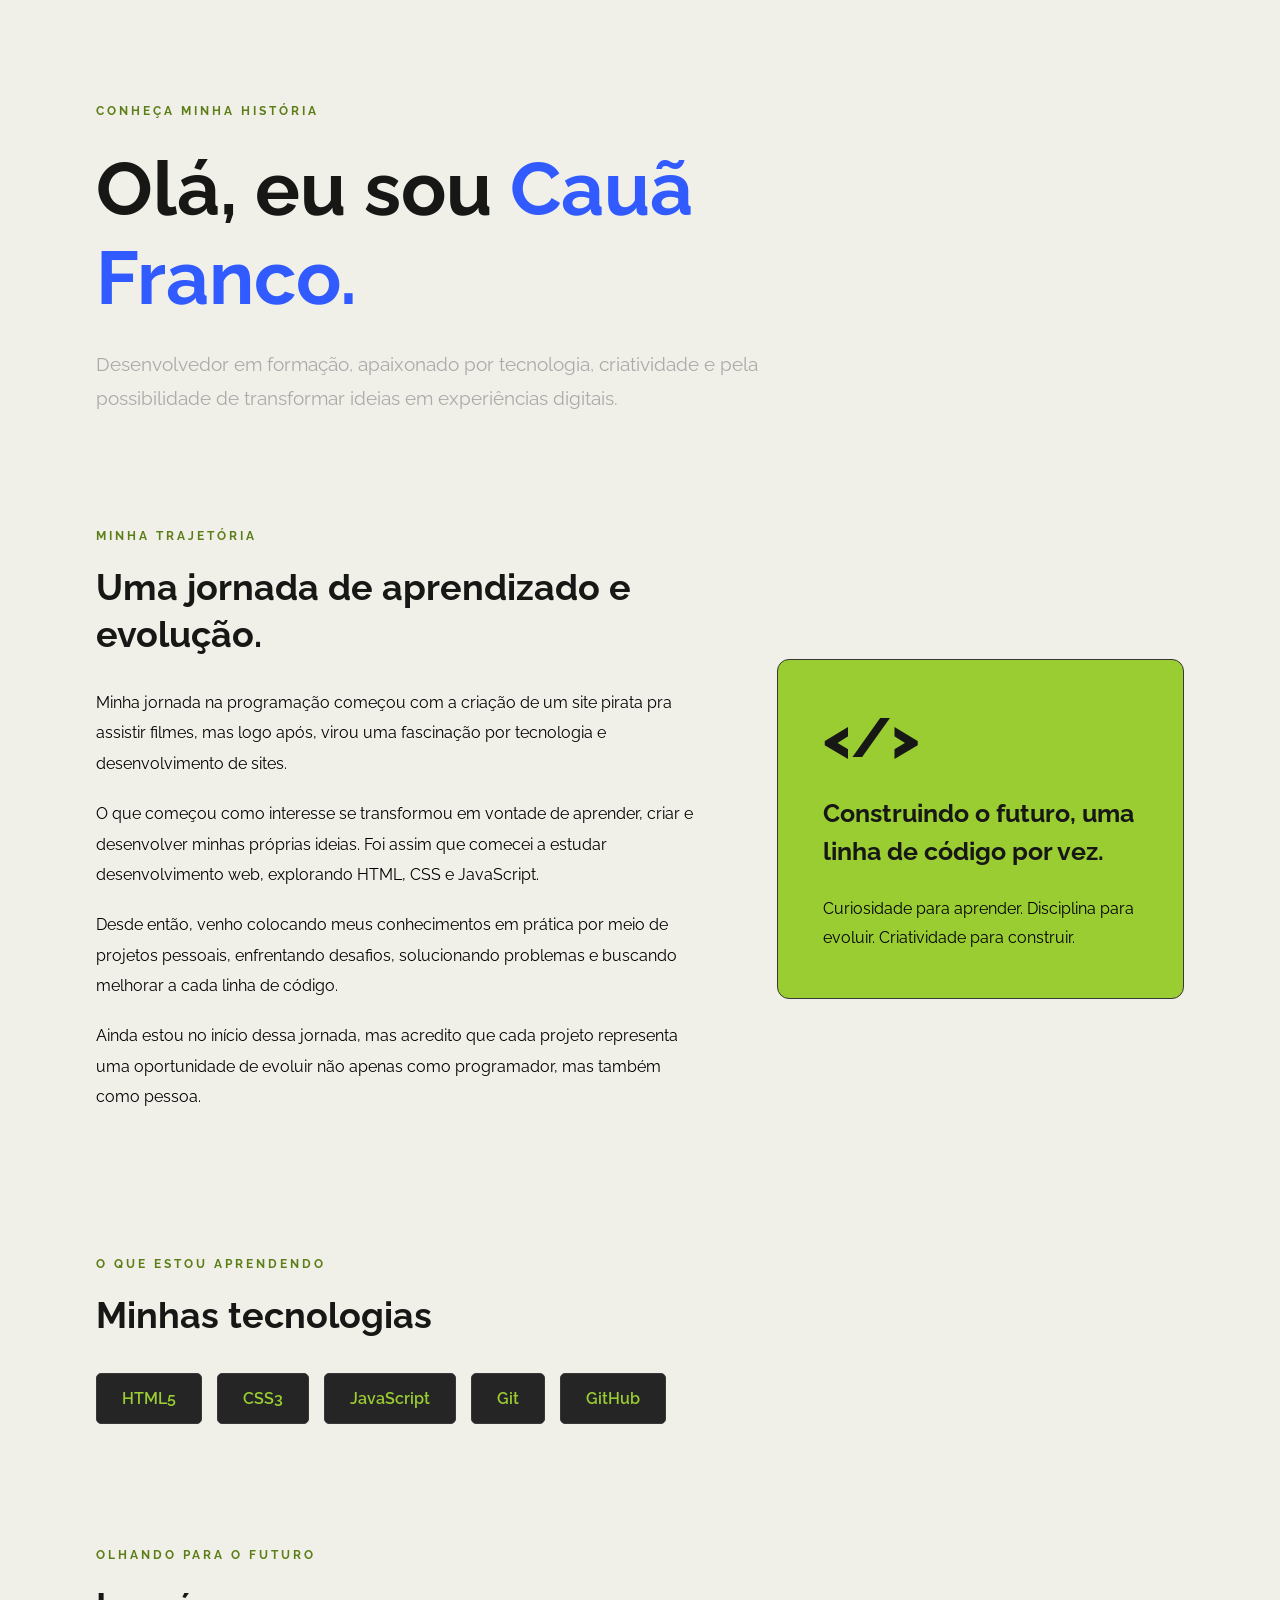
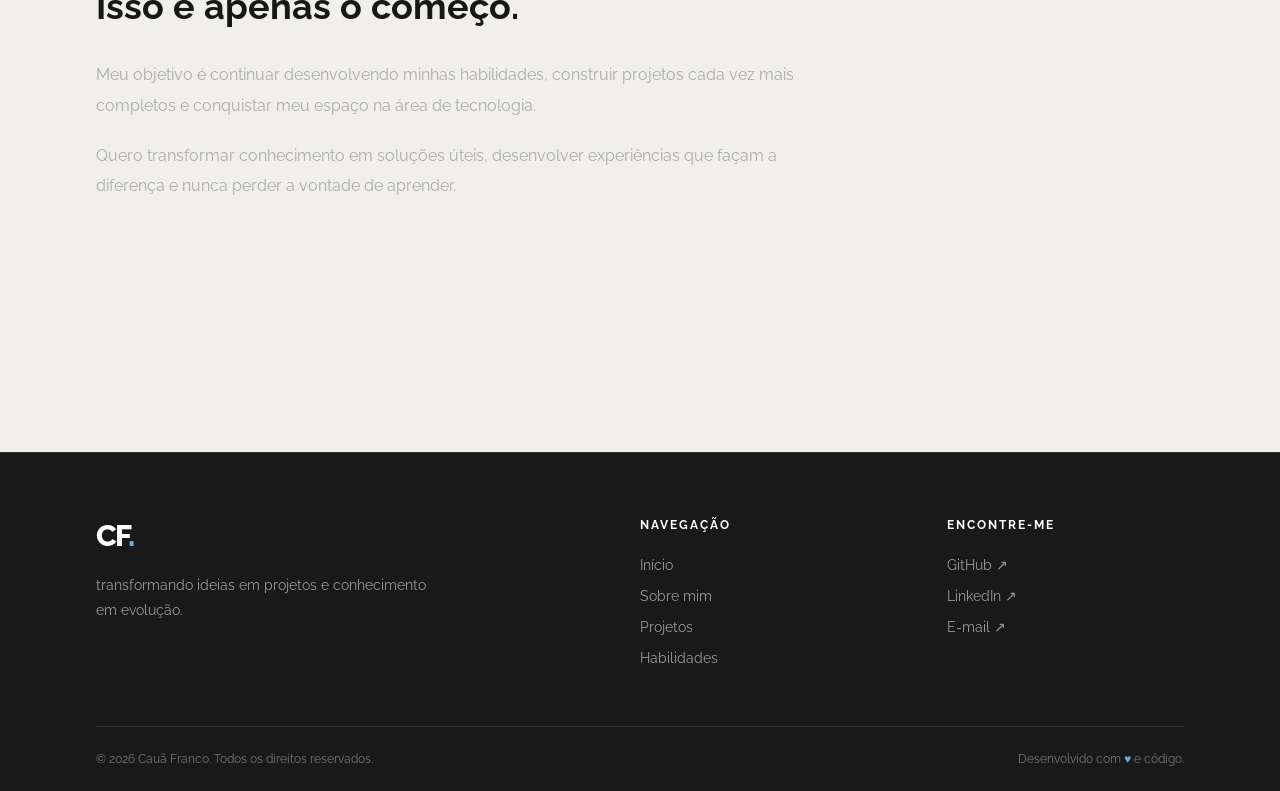
<file: eu.html>
<!DOCTYPE html>
<html lang="pt-BR">
<head>
    <meta charset="UTF-8">
    <meta name="viewport" content="width=device-width, initial-scale=1.0">
    <title>Sobre mim | Cauã Franco</title>
    <link rel="stylesheet" href="css/sobre.css">
</head>
<body>
    

    <main class="sobre">

        <section class="introducao">
            <span class="subtitulo">CONHEÇA MINHA HISTÓRIA</span>

            <h1>Olá, eu sou <span>Cauã Franco.</span></h1>

            <p class="descricao">
                Desenvolvedor em formação, apaixonado por tecnologia,
                criatividade e pela possibilidade de transformar ideias
                em experiências digitais.
            </p>
        </section>

        <section class="trajetoria">

            <div class="texto">
                <span class="subtitulo">MINHA TRAJETÓRIA</span>

                <h2>Uma jornada de aprendizado e evolução.</h2>

                <p style="color: black;">
                    Minha jornada na programação começou com a criação de um site
                    pirata pra assistir filmes, mas logo após, virou uma fascinação por
                    tecnologia e desenvolvimento de sites.
                </p>

                <p style="color: black;">
                    O que começou como interesse se transformou em vontade
                    de aprender, criar e desenvolver minhas próprias ideias.
                    Foi assim que comecei a estudar desenvolvimento web,
                    explorando HTML, CSS e JavaScript.
                </p>

                <p style="color: black;">
                    Desde então, venho colocando meus conhecimentos em
                    prática por meio de projetos pessoais, enfrentando
                    desafios, solucionando problemas e buscando melhorar
                    a cada linha de código.
                </p>

                <p style="color: black;">
                    Ainda estou no início dessa jornada, mas acredito que
                    cada projeto representa uma oportunidade de evoluir
                    não apenas como programador, mas também como pessoa.
                </p>
            </div>

            <div class="destaque">
                <span class="codigo">&lt;/&gt;</span>
                <h3>Construindo o futuro, uma linha de código por vez.</h3>
                <p style="color: black;">
                    Curiosidade para aprender. Disciplina para evoluir.
                    Criatividade para construir.
                </p>
            </div>

        </section>

        <section class="conhecimentos">
            <span class="subtitulo">O QUE ESTOU APRENDENDO</span>

            <h2>Minhas tecnologias</h2>

            <div class="tecnologias">
                <div class="tech">HTML5</div>
                <div class="tech">CSS3</div>
                <div class="tech">JavaScript</div>
                <div class="tech">Git</div>
                <div class="tech">GitHub</div>
            </div>
        </section>

        <section class="objetivo">
            <span class="subtitulo">OLHANDO PARA O FUTURO</span>

            <h2>Isso é apenas o começo.</h2>

            <p>
                Meu objetivo é continuar desenvolvendo minhas habilidades,
                construir projetos cada vez mais completos e conquistar
                meu espaço na área de tecnologia.
            </p>

            <p>
                Quero transformar conhecimento em soluções úteis,
                desenvolver experiências que façam a diferença
                e nunca perder a vontade de aprender.
            </p>
        </section>

    </main>
    
<footer class="footer">

    <div class="footer-container">

        <div class="footer-top">

            <div class="footer-about">
                <a href="index.html" class="footer-logo">
                    <link rel="stylesheet" href="/css/footer.css">
                    CF<span>.</span>
                </a>

                <p>
                    transformando
                    ideias em projetos e conhecimento em evolução.
                </p>
            </div>

            <div class="footer-links">
                <h3>NAVEGAÇÃO</h3>
                <a href="index.html">Início</a>
                <a href="#">Sobre mim</a>
                <a href="projetos.html">Projetos</a>
                <a href="habilidades.html">Habilidades</a>
            </div>

            <div class="footer-social">
                <h3>ENCONTRE-ME</h3>

                <a href="https://github.com/theguy2006"
                   target="_blank">
                    GitHub ↗
                </a>

                <a href="https://www.linkedin.com/"
                   target="_blank">
                    LinkedIn ↗
                </a>

                <a href="mailto:SEU-EMAIL">
                    E-mail ↗
                </a>
            </div>

        </div>

        <div class="footer-bottom">

            <p>© 2026 Cauã Franco. Todos os direitos reservados.</p>

            <p>Desenvolvido com <span>♥</span> e código.</p>

        </div>

    </div>

</footer>


</body>
</html>
</file>
<file: css/sobre.css>
@import url('https://fonts.googleapis.com/css2?family=Raleway:wght@300;400;500;600;700;800&display=swap');

:root {
  --paper: #f1f0e8;
  --ink: #171816;
  --muted: #66675f;
  --line: #c9c8bd;
  --acid: #d7ff3f;
  --blue: #315bff;
  --mono: "DM Mono", monospace;
  --display: "Space Grotesk", sans-serif;
}



* {
    margin: 0;
    padding: 0;
    box-sizing: border-box;
    font-family: 'Raleway', sans-serif;
}

body {
    background: var(--paper);
    color: #171816;
}




.sobre {
    width: 85%;
    max-width: 1200px;
    margin: auto;
    padding: 100px 0;
}

.subtitulo {
    color: rgb(92, 126, 24);
    font-size: 12px;
    font-weight: 700;
    letter-spacing: 3px;
}

.introducao {
    max-width: 850px;
    margin-bottom: 110px;
}

.introducao h1 {
    font-size: clamp(40px, 7vw, 75px);
    margin: 25px 0;
    font-weight: 700;
}

.introducao h1 span {
    color: var(--blue);
}

.descricao {
    color: #aaa;
    font-size: 19px;
    line-height: 1.8;
    max-width: 700px;
}

.trajetoria {
    display: grid;
    grid-template-columns: 1.5fr 1fr;
    gap: 70px;
    align-items: center;
    margin-bottom: 120px;
}

.texto h2,
.conhecimentos h2,
.objetivo h2 {
    font-size: 36px;
    margin: 20px 0 30px;
    line-height: 1.3;
}

.texto p,
.objetivo p {
    color: #aaa;
    line-height: 1.9;
    margin-bottom: 20px;
    font-size: 16px;
}

.destaque {
    background: yellowgreen;
    border: 1px solid #383838;
    padding: 45px;
    border-radius: 12px;
}
.parar{
    color: black;
}
.codigo {
    color: #171816;
    font-size: 55px;
    font-weight: 800;
}

.destaque h3 {
    font-size: 25px;
    margin: 25px 0;
    line-height: 1.5;
}

.destaque p {
    color: #999;
    line-height: 1.8;
}

.conhecimentos {
    margin-bottom: 120px;
}

.tecnologias {
    display: flex;
    flex-wrap: wrap;
    gap: 15px;
    margin-top: 35px;
}

.tech {
    padding: 15px 25px;
    background: #252525;
    border: 1px solid #383838;
    border-radius: 5px;
    color: yellowgreen;
    font-weight: 600;
    transition: .3s;
}

.tech:hover {
    transform: translateY(-5px);
}

.objetivo {
    max-width: 750px;
    padding-bottom: 50px;
}

@media (max-width: 768px) {
    .sobre {
        width: 90%;
        padding: 65px 0;
    }

    .introducao {
        margin-bottom: 75px;
    }

    .trajetoria {
        grid-template-columns: 1fr;
        gap: 35px;
        margin-bottom: 80px;
    }

    .texto h2,
    .conhecimentos h2,
    .objetivo h2 {
        font-size: 29px;
    }

    .conhecimentos {
        margin-bottom: 80px;
    }
}
</file>
<file: css/footer.css>
.footer {
    background: #191919;
    border-top: 1px solid #353535;
    padding: 65px 0 25px;
    margin-top: 80px;
}

.footer-container {
    width: 85%;
    max-width: 1400px;
    margin: auto;
}

/* PARTE SUPERIOR */

.footer-top {
    display: grid;
    grid-template-columns: 2fr 1fr 1fr;
    gap: 70px;
    padding-bottom: 60px;
}

/* SOBRE */

.footer-logo {
    font-size: 30px;
    font-weight: 800;
    letter-spacing: -2px;
    text-decoration: none;
    color: white;
}

.footer-logo span {
    color: #69b1da;
}

.footer-about p {
    color: #999;
    font-size: 14px;
    line-height: 1.8;
    max-width: 350px;
    margin-top: 20px;
}

/* LINKS */

.footer-links,
.footer-social {
    display: flex;
    flex-direction: column;
    gap: 15px;
}

.footer-links h3,
.footer-social h3 {
    color: white;
    font-size: 12px;
    letter-spacing: 2px;
    margin-bottom: 10px;
}

.footer-links a,
.footer-social a {
    color: #999;
    text-decoration: none;
    font-size: 14px;
    transition: .3s;
    width: fit-content;
}

.footer-links a:hover,
.footer-social a:hover {
    color: yellowgreen;
    transform: translateX(5px);
}

/* PARTE INFERIOR */

.footer-bottom {
    border-top: 1px solid #353535;
    padding-top: 25px;

    display: flex;
    align-items: center;
    justify-content: space-between;
    gap: 20px;
}

.footer-bottom p {
    color: #777;
    font-size: 12px;
}

.footer-bottom span {
    color: #69b1da;
}

/* RESPONSIVIDADE */

@media (max-width: 768px) {

    .footer {
        padding-top: 45px;
    }

    .footer-container {
        width: 90%;
    }

    .footer-top {
        grid-template-columns: 1fr 1fr;
        gap: 40px 25px;
    }

    .footer-about {
        grid-column: 1 / -1;
    }

    .footer-bottom {
        flex-direction: column;
        align-items: flex-start;
        gap: 12px;
    }
}
</file>
